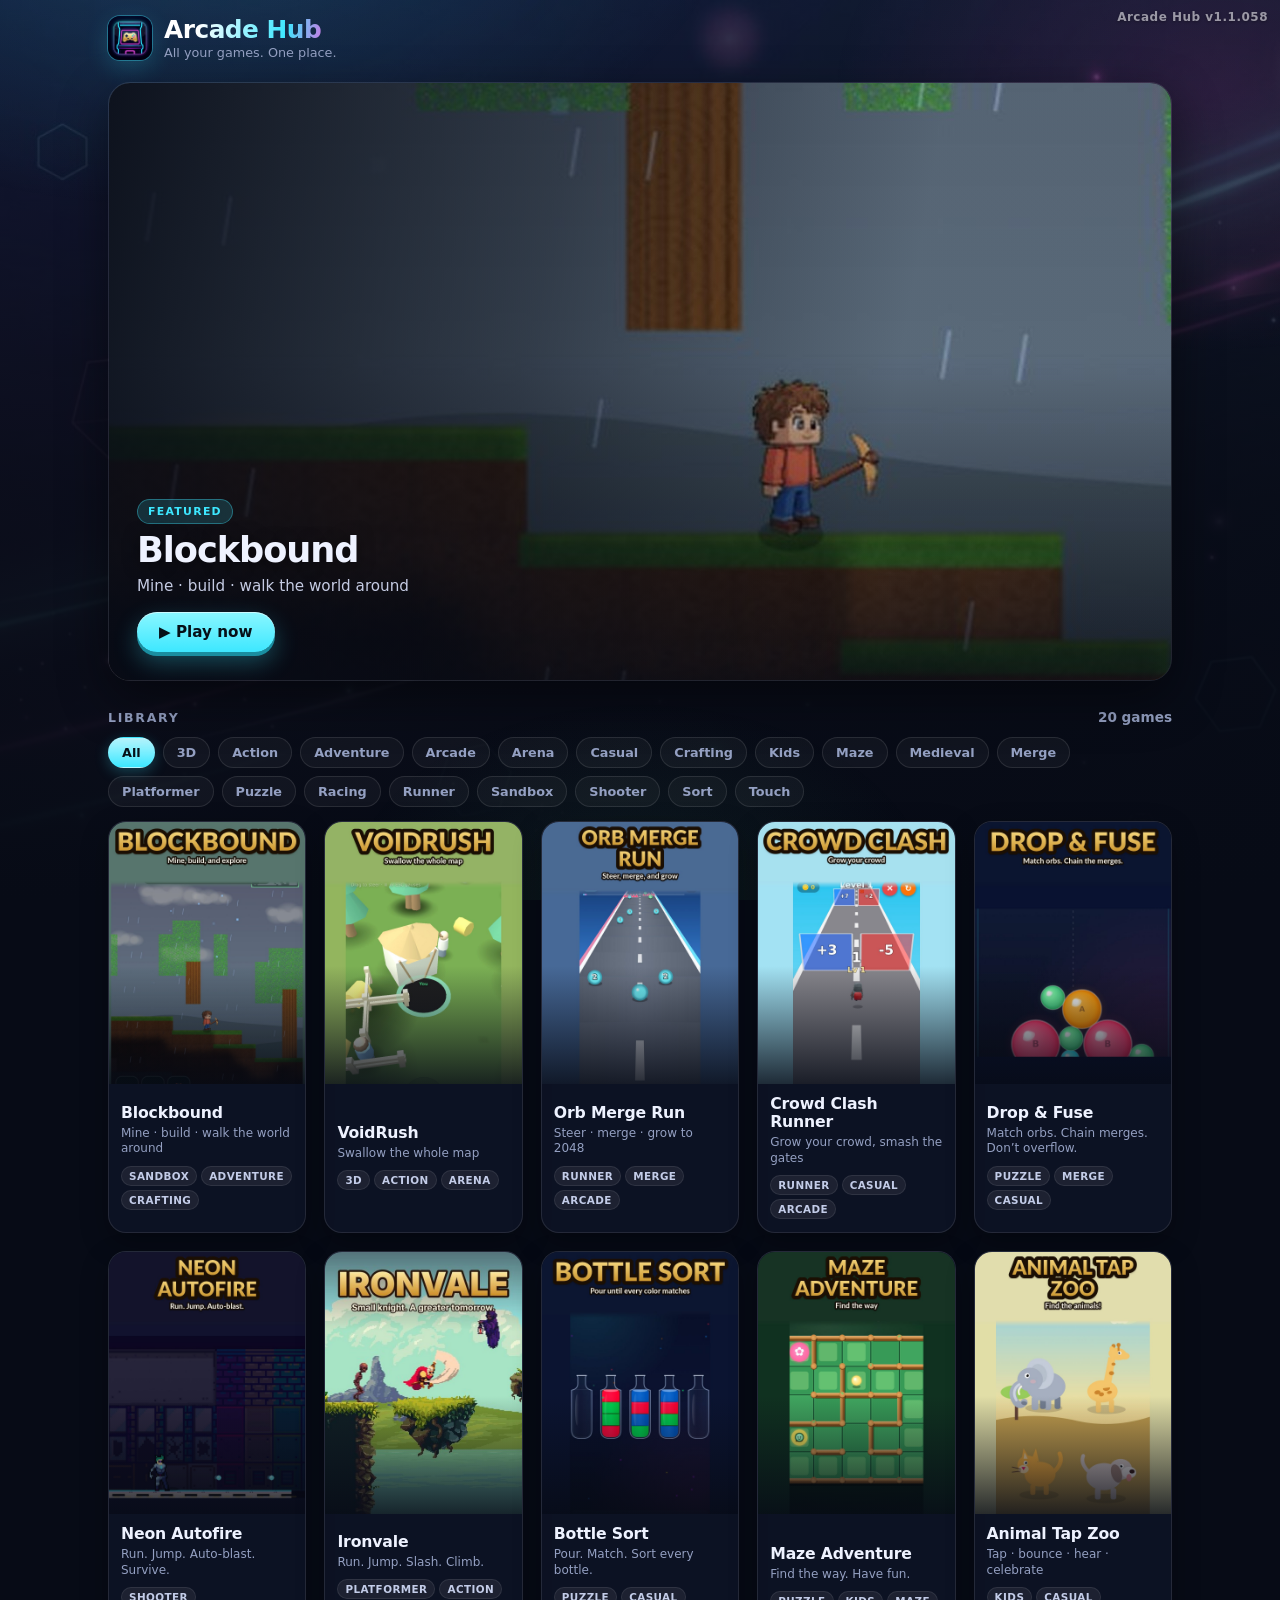
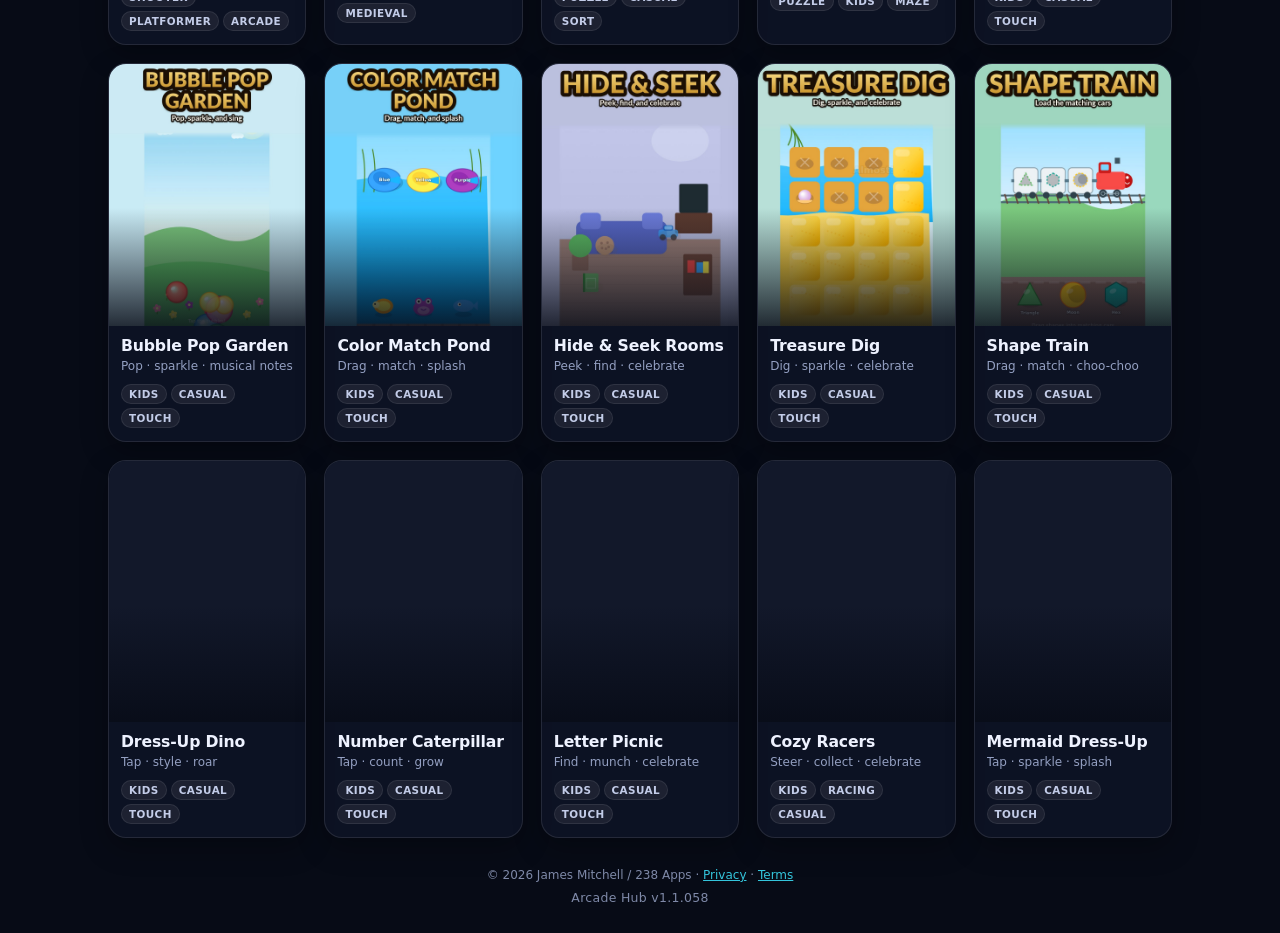
<file: index.html>
<!doctype html>
<html lang="en">
<head>
  <meta charset="utf-8" />
  <meta name="viewport" content="width=device-width, initial-scale=1, viewport-fit=cover" />
  <meta name="theme-color" content="#070b16" />
  <meta name="mobile-web-app-capable" content="yes" />
  <meta name="apple-mobile-web-app-capable" content="yes" />
  <meta name="apple-mobile-web-app-status-bar-style" content="black-translucent" />
  <meta name="apple-mobile-web-app-title" content="Arcade Hub" />
  <meta name="description" content="Launch all of your games from one installable arcade home screen." />
  <title>Arcade Hub</title>
  <link rel="manifest" href="manifest.webmanifest" />
  <link rel="icon" href="icons/icon-192.png" />
  <link rel="apple-touch-icon" href="apple-touch-icon.png" />
  <link rel="stylesheet" href="css/style.css" />
</head>
<body>
  <div id="bg" aria-hidden="true"></div>
  <div id="bgGlow" aria-hidden="true"></div>
  <div id="versionTag"></div>

  <div id="app">
    <header id="topbar">
      <div class="brand">
        <img class="brand-icon" src="icons/icon-192.png" alt="" width="40" height="40" />
        <div class="brand-text">
          <h1>Arcade Hub</h1>
          <p id="tagline">All your games. One place.</p>
        </div>
      </div>
      <div class="top-actions">
        <button id="installBtn" class="ghost-btn hidden" type="button" title="Install app">
          <span class="ico">⬇</span> Install
        </button>
      </div>
    </header>

    <main id="main">
      <section id="featured" class="hidden" aria-label="Featured game"></section>

      <section class="section" aria-labelledby="libraryHeading">
        <div class="section-head">
          <h2 id="libraryHeading">Library</h2>
          <span id="gameCount" class="muted"></span>
        </div>
        <div id="filterBar" class="filter-bar" role="tablist" aria-label="Filter games"></div>
        <div id="gameGrid" class="game-grid" role="list"></div>
        <p id="emptyState" class="empty hidden">No games match this filter.</p>
      </section>

      <section id="recentSection" class="section hidden" aria-labelledby="recentHeading">
        <div class="section-head">
          <h2 id="recentHeading">Recently played</h2>
        </div>
        <div id="recentRow" class="recent-row"></div>
      </section>
    </main>

    <footer id="footer">
      <p>© 2026 James Mitchell / 238 Apps · <a href="privacy.html">Privacy</a> · <a href="terms.html">Terms</a></p>
      <p id="versionLine" class="version-line"></p>
    </footer>
  </div>

  <!-- Detail / play sheet -->
  <div id="sheet" class="sheet hidden" role="dialog" aria-modal="true" aria-labelledby="sheetTitle">
    <button id="sheetBackdrop" class="sheet-backdrop" type="button" aria-label="Close"></button>
    <div class="sheet-panel">
      <button id="sheetClose" class="sheet-close" type="button" aria-label="Close">✕</button>
      <div id="sheetCover" class="sheet-cover">
        <p id="sheetVersion" class="sheet-version game-version hidden" title="Game version"></p>
      </div>
      <div class="sheet-body">
        <div id="sheetTags" class="tags"></div>
        <h2 id="sheetTitle"></h2>
        <p id="sheetSub" class="sheet-sub"></p>
        <p id="sheetDesc" class="sheet-desc"></p>
        <button id="playBtn" class="play-btn" type="button">▶  Play</button>
        <a id="openNewTab" class="text-link" href="#" target="_blank" rel="noopener">Open in new tab</a>
      </div>
    </div>
  </div>

  <div id="toast" class="toast hidden" role="status" aria-live="polite"></div>

  <script src="js/config.js"></script>
  <script src="js/catalog.js"></script>
  <script src="js/app.js"></script>
</body>
</html>
</file>
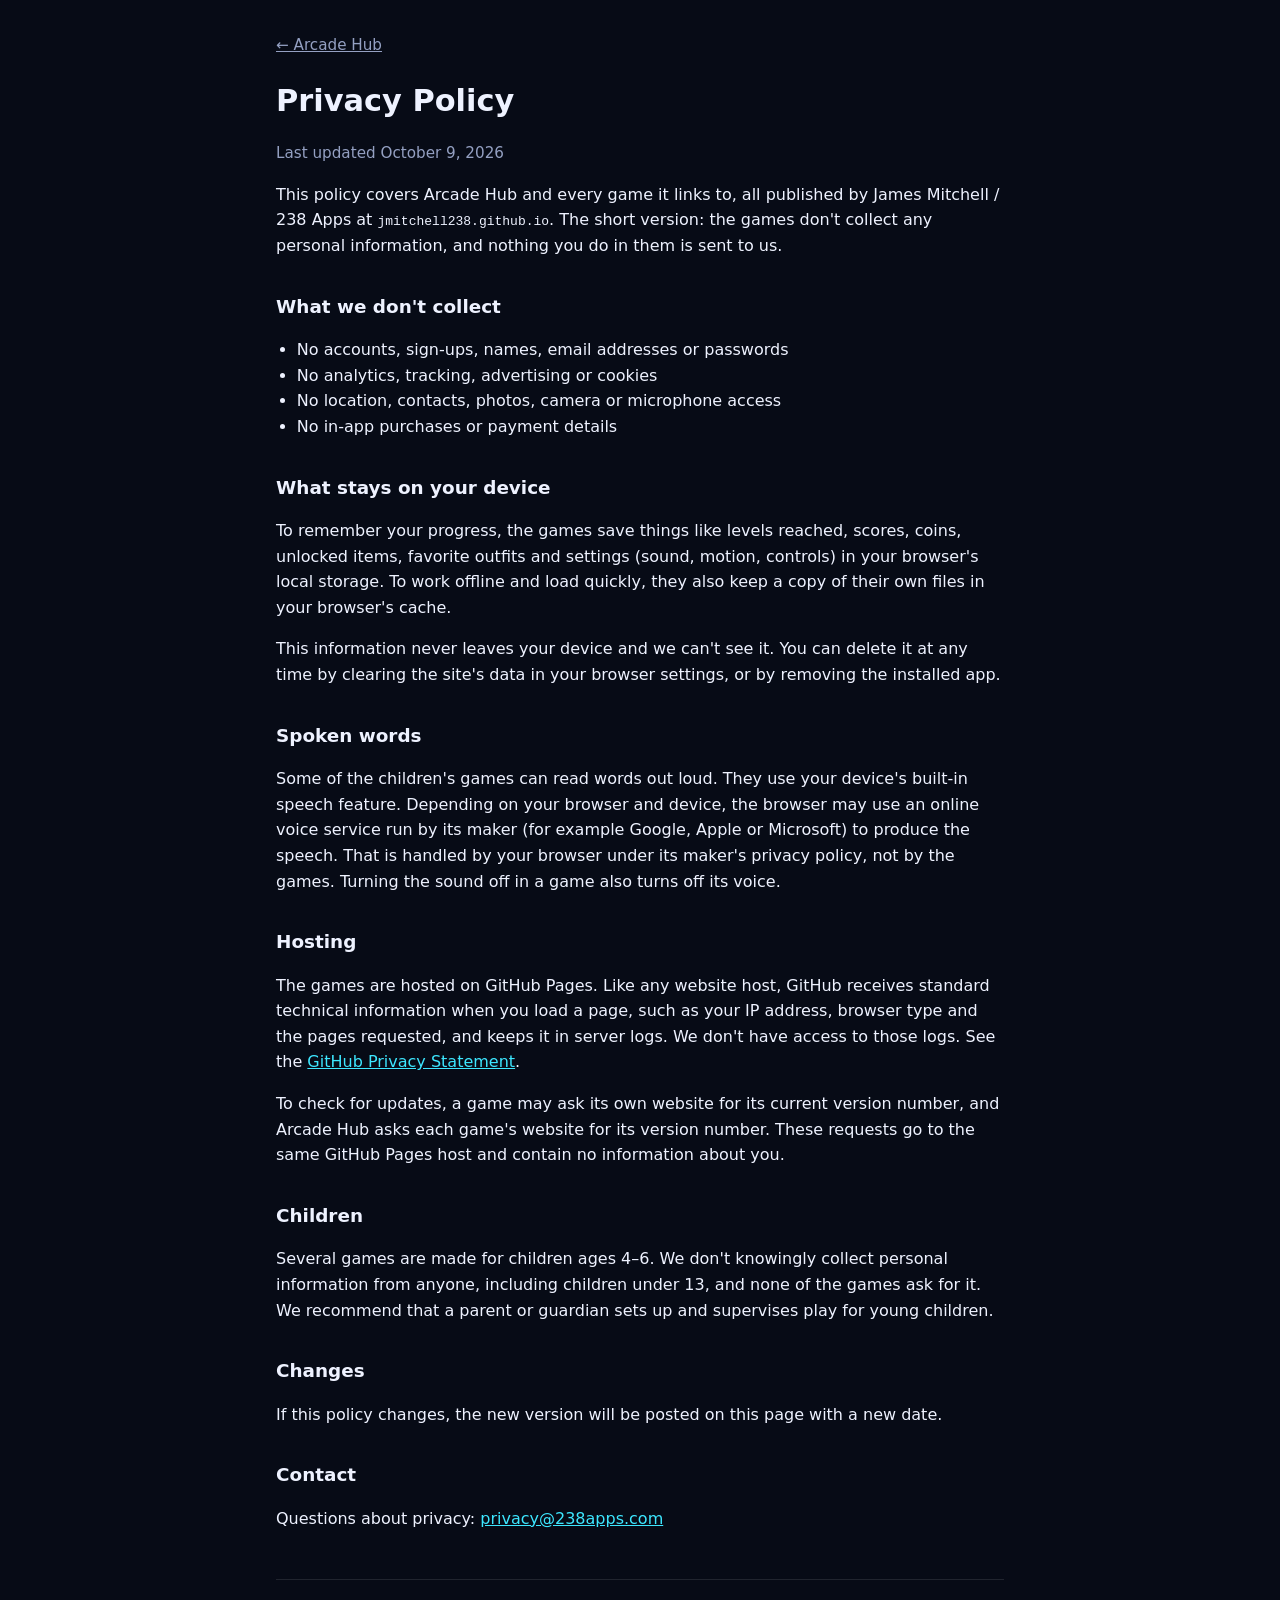
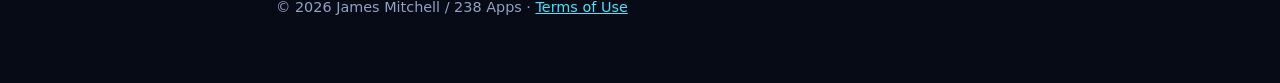
<file: privacy.html>
<!doctype html>
<html lang="en">
<head>
  <meta charset="utf-8" />
  <meta name="viewport" content="width=device-width, initial-scale=1" />
  <meta name="theme-color" content="#070b16" />
  <title>Privacy Policy · Arcade Hub</title>
  <link rel="icon" href="icons/icon-192.png" />
  <link rel="stylesheet" href="css/legal.css" />
</head>
<body>
<main>
  <a class="back" href="./">← Arcade Hub</a>
  <h1>Privacy Policy</h1>
  <p class="updated">Last updated October 9, 2026</p>

  <p>This policy covers Arcade Hub and every game it links to, all published by James Mitchell / 238 Apps at <code>jmitchell238.github.io</code>. The short version: the games don't collect any personal information, and nothing you do in them is sent to us.</p>

  <h2>What we don't collect</h2>
  <ul>
    <li>No accounts, sign-ups, names, email addresses or passwords</li>
    <li>No analytics, tracking, advertising or cookies</li>
    <li>No location, contacts, photos, camera or microphone access</li>
    <li>No in-app purchases or payment details</li>
  </ul>

  <h2>What stays on your device</h2>
  <p>To remember your progress, the games save things like levels reached, scores, coins, unlocked items, favorite outfits and settings (sound, motion, controls) in your browser's local storage. To work offline and load quickly, they also keep a copy of their own files in your browser's cache.</p>
  <p>This information never leaves your device and we can't see it. You can delete it at any time by clearing the site's data in your browser settings, or by removing the installed app.</p>

  <h2>Spoken words</h2>
  <p>Some of the children's games can read words out loud. They use your device's built-in speech feature. Depending on your browser and device, the browser may use an online voice service run by its maker (for example Google, Apple or Microsoft) to produce the speech. That is handled by your browser under its maker's privacy policy, not by the games. Turning the sound off in a game also turns off its voice.</p>

  <h2>Hosting</h2>
  <p>The games are hosted on GitHub Pages. Like any website host, GitHub receives standard technical information when you load a page, such as your IP address, browser type and the pages requested, and keeps it in server logs. We don't have access to those logs. See the <a href="https://docs.github.com/en/site-policy/privacy-policies/github-general-privacy-statement">GitHub Privacy Statement</a>.</p>
  <p>To check for updates, a game may ask its own website for its current version number, and Arcade Hub asks each game's website for its version number. These requests go to the same GitHub Pages host and contain no information about you.</p>

  <h2>Children</h2>
  <p>Several games are made for children ages 4–6. We don't knowingly collect personal information from anyone, including children under 13, and none of the games ask for it. We recommend that a parent or guardian sets up and supervises play for young children.</p>

  <h2>Changes</h2>
  <p>If this policy changes, the new version will be posted on this page with a new date.</p>

  <h2>Contact</h2>
  <p>Questions about privacy: <a href="mailto:privacy@238apps.com">privacy@238apps.com</a></p>

  <footer>© 2026 James Mitchell / 238 Apps · <a href="terms.html">Terms of Use</a></footer>
</main>
</body>
</html>
</file>
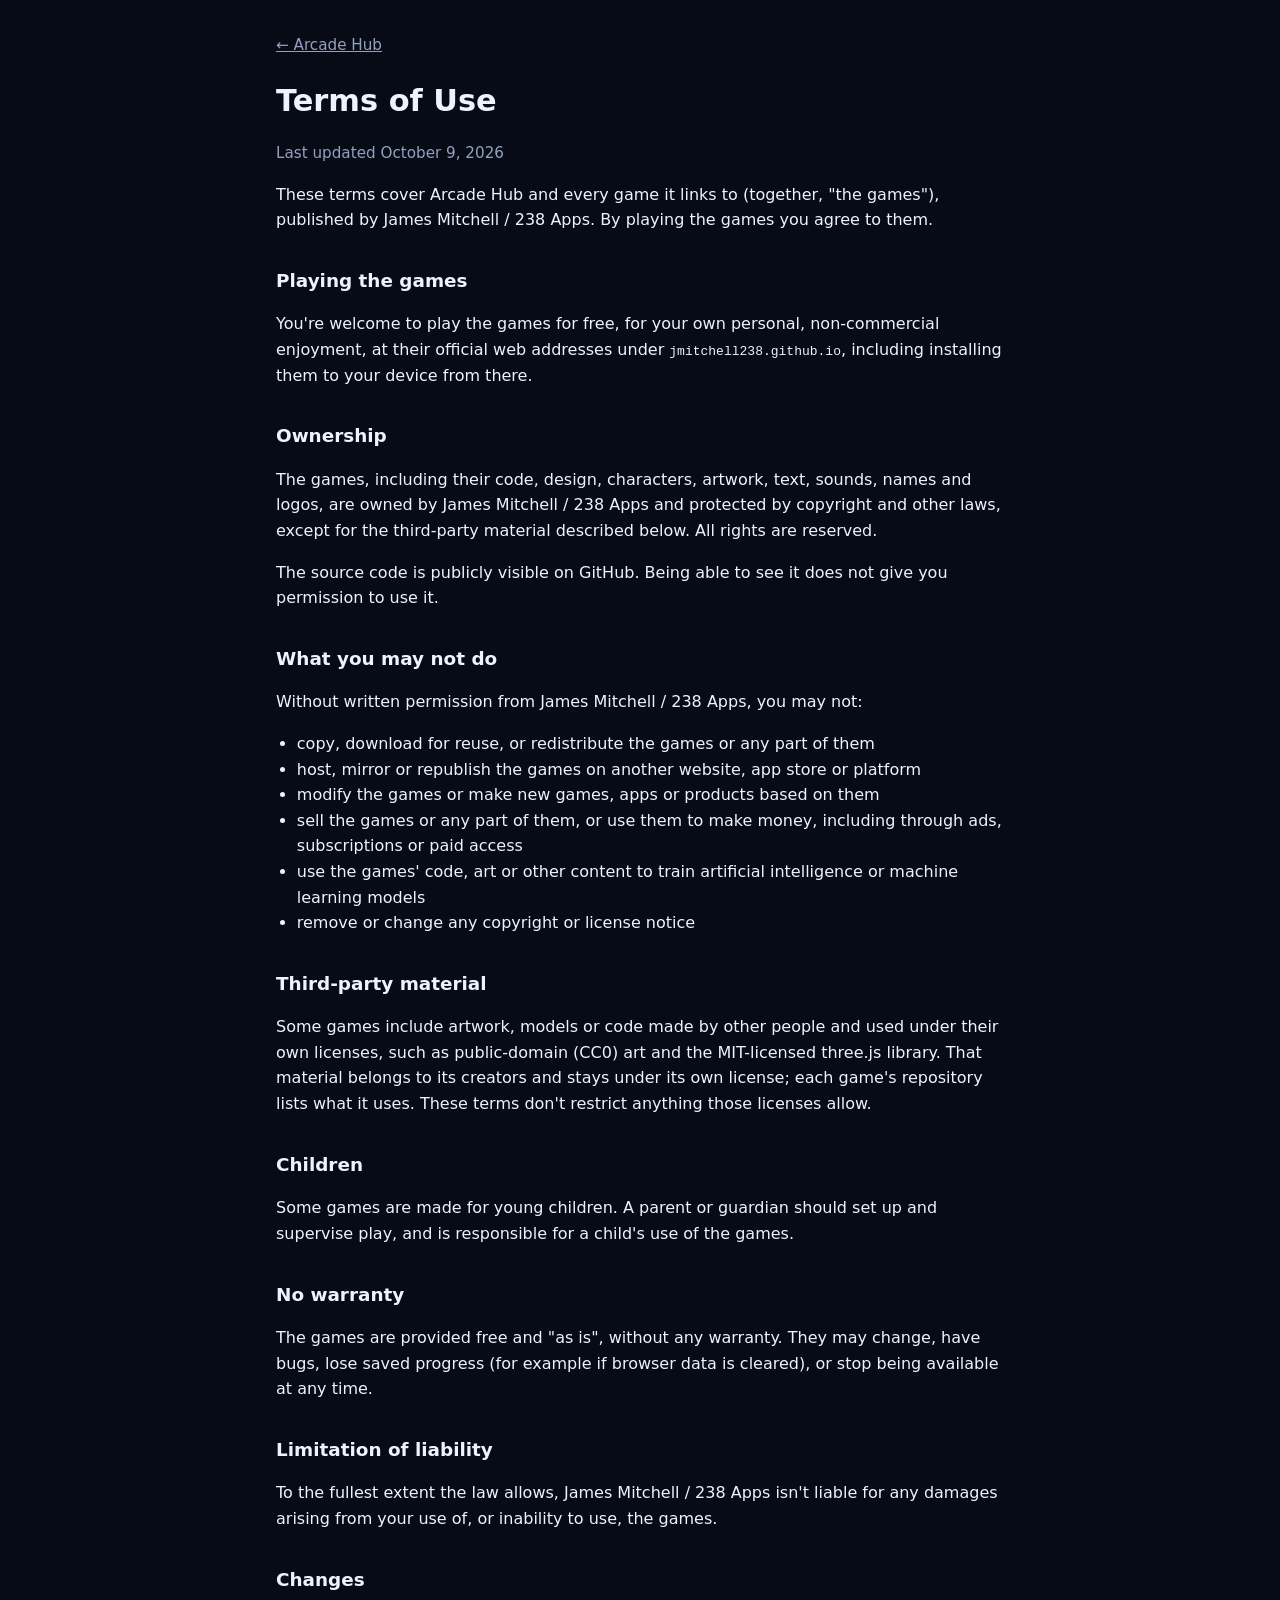
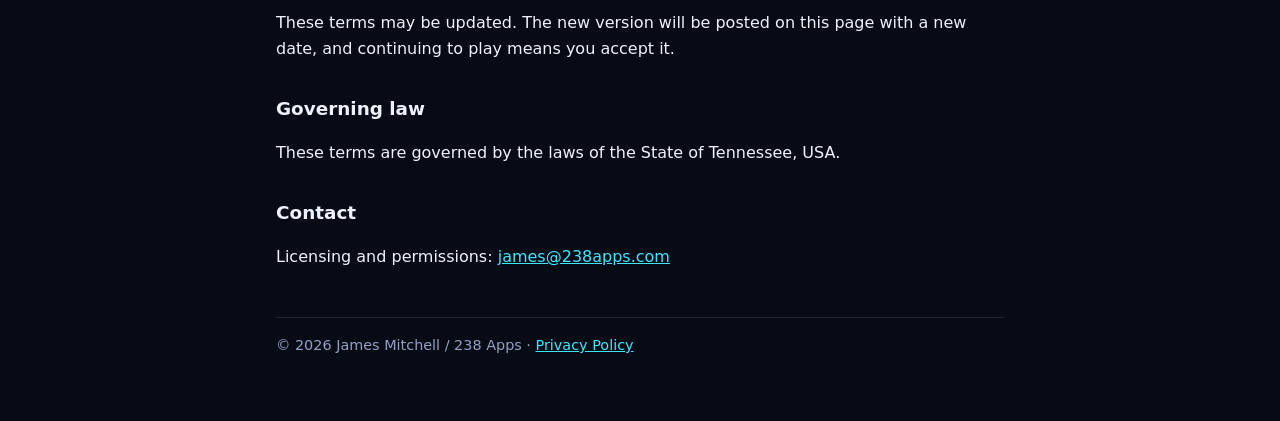
<file: terms.html>
<!doctype html>
<html lang="en">
<head>
  <meta charset="utf-8" />
  <meta name="viewport" content="width=device-width, initial-scale=1" />
  <meta name="theme-color" content="#070b16" />
  <title>Terms of Use · Arcade Hub</title>
  <link rel="icon" href="icons/icon-192.png" />
  <link rel="stylesheet" href="css/legal.css" />
</head>
<body>
<main>
  <a class="back" href="./">← Arcade Hub</a>
  <h1>Terms of Use</h1>
  <p class="updated">Last updated October 9, 2026</p>

  <p>These terms cover Arcade Hub and every game it links to (together, "the games"), published by James Mitchell / 238 Apps. By playing the games you agree to them.</p>

  <h2>Playing the games</h2>
  <p>You're welcome to play the games for free, for your own personal, non-commercial enjoyment, at their official web addresses under <code>jmitchell238.github.io</code>, including installing them to your device from there.</p>

  <h2>Ownership</h2>
  <p>The games, including their code, design, characters, artwork, text, sounds, names and logos, are owned by James Mitchell / 238 Apps and protected by copyright and other laws, except for the third-party material described below. All rights are reserved.</p>
  <p>The source code is publicly visible on GitHub. Being able to see it does not give you permission to use it.</p>

  <h2>What you may not do</h2>
  <p>Without written permission from James Mitchell / 238 Apps, you may not:</p>
  <ul>
    <li>copy, download for reuse, or redistribute the games or any part of them</li>
    <li>host, mirror or republish the games on another website, app store or platform</li>
    <li>modify the games or make new games, apps or products based on them</li>
    <li>sell the games or any part of them, or use them to make money, including through ads, subscriptions or paid access</li>
    <li>use the games' code, art or other content to train artificial intelligence or machine learning models</li>
    <li>remove or change any copyright or license notice</li>
  </ul>

  <h2>Third-party material</h2>
  <p>Some games include artwork, models or code made by other people and used under their own licenses, such as public-domain (CC0) art and the MIT-licensed three.js library. That material belongs to its creators and stays under its own license; each game's repository lists what it uses. These terms don't restrict anything those licenses allow.</p>

  <h2>Children</h2>
  <p>Some games are made for young children. A parent or guardian should set up and supervise play, and is responsible for a child's use of the games.</p>

  <h2>No warranty</h2>
  <p>The games are provided free and "as is", without any warranty. They may change, have bugs, lose saved progress (for example if browser data is cleared), or stop being available at any time.</p>

  <h2>Limitation of liability</h2>
  <p>To the fullest extent the law allows, James Mitchell / 238 Apps isn't liable for any damages arising from your use of, or inability to use, the games.</p>

  <h2>Changes</h2>
  <p>These terms may be updated. The new version will be posted on this page with a new date, and continuing to play means you accept it.</p>

  <h2>Governing law</h2>
  <p>These terms are governed by the laws of the State of Tennessee, USA.</p>

  <h2>Contact</h2>
  <p>Licensing and permissions: <a href="mailto:james@238apps.com">james@238apps.com</a></p>

  <footer>© 2026 James Mitchell / 238 Apps · <a href="privacy.html">Privacy Policy</a></footer>
</main>
</body>
</html>
</file>
<file: css/style.css>
/* Arcade Hub — premium dark neon launcher */

:root {
  --bg: #070b16;
  --bg-elev: rgba(14, 20, 38, 0.82);
  --panel: rgba(18, 26, 48, 0.92);
  --line: rgba(255, 255, 255, 0.1);
  --line-strong: rgba(255, 255, 255, 0.18);
  --text: #eef2ff;
  --muted: #94a0c2;
  --cyan: #3de7ff;
  --magenta: #ff4fd8;
  --gold: #ffd56a;
  --green: #58d68d;
  --radius: 18px;
  --radius-sm: 12px;
  --shadow: 0 18px 50px rgba(0, 0, 0, 0.45);
  --safe-top: env(safe-area-inset-top, 0px);
  --safe-bot: env(safe-area-inset-bottom, 0px);
  --safe-left: env(safe-area-inset-left, 0px);
  --safe-right: env(safe-area-inset-right, 0px);
  --font: "Segoe UI", system-ui, -apple-system, Roboto, Ubuntu, Cantarell, sans-serif;
}

*, *::before, *::after { box-sizing: border-box; }

html, body {
  margin: 0;
  min-height: 100%;
  background: var(--bg);
  color: var(--text);
  font-family: var(--font);
  -webkit-font-smoothing: antialiased;
  -webkit-tap-highlight-color: transparent;
}

body {
  min-height: 100dvh;
  overflow-x: hidden;
}

button, a { font-family: inherit; }

/* Faster taps on iOS; avoids 300ms double-tap-zoom wait on controls */
button, a, .game-card, .filter-chip, .recent-chip, .featured-cta, .play-btn, .ghost-btn {
  touch-action: manipulation;
  -webkit-user-select: none;
  user-select: none;
}

.hidden { display: none !important; }

#versionTag {
  position: fixed;
  top: max(10px, env(safe-area-inset-top, 0px));
  right: max(12px, env(safe-area-inset-right, 0px));
  z-index: 20;
  font-size: 12px;
  font-weight: 600;
  color: #fff;
  opacity: 0.55;
  text-shadow: 0 1px 3px rgba(0, 0, 0, 0.65);
  pointer-events: none;
  letter-spacing: 0.5px;
}

.version-line {
  margin: 8px 0 0 !important;
  font-size: 0.78rem !important;
  letter-spacing: 0.3px;
  opacity: 0.75;
}

/* ---------- ambient background ---------- */
#bg {
  position: fixed;
  inset: 0;
  background:
    linear-gradient(180deg, rgba(7, 11, 22, 0.55) 0%, rgba(7, 11, 22, 0.88) 55%, #070b16 100%),
    url("../art/bg.jpg") center / cover no-repeat;
  z-index: 0;
  pointer-events: none;
}

#bgGlow {
  position: fixed;
  inset: 0;
  background:
    radial-gradient(900px 500px at 15% -10%, rgba(61, 231, 255, 0.16), transparent 60%),
    radial-gradient(700px 480px at 95% 10%, rgba(255, 79, 216, 0.12), transparent 55%),
    radial-gradient(600px 400px at 50% 100%, rgba(88, 214, 141, 0.08), transparent 50%);
  z-index: 0;
  pointer-events: none;
  animation: glowPulse 8s ease-in-out infinite alternate;
}

@keyframes glowPulse {
  from { opacity: 0.75; }
  to { opacity: 1; }
}

#app {
  position: relative;
  z-index: 1;
  max-width: 1100px;
  margin: 0 auto;
  min-height: 100dvh;
  padding:
    calc(16px + var(--safe-top))
    calc(18px + var(--safe-right))
    calc(28px + var(--safe-bot))
    calc(18px + var(--safe-left));
  display: flex;
  flex-direction: column;
  gap: 22px;
}

/* ---------- top bar ---------- */
#topbar {
  display: flex;
  align-items: center;
  justify-content: space-between;
  gap: 12px;
}

.brand {
  display: flex;
  align-items: center;
  gap: 12px;
  min-width: 0;
}

.brand-icon {
  width: 44px;
  height: 44px;
  border-radius: 12px;
  box-shadow:
    0 0 0 1px rgba(61, 231, 255, 0.35),
    0 8px 24px rgba(61, 231, 255, 0.2);
  flex-shrink: 0;
}

.brand-text h1 {
  margin: 0;
  font-size: clamp(1.25rem, 3.5vw, 1.55rem);
  font-weight: 800;
  letter-spacing: -0.02em;
  line-height: 1.1;
  background: linear-gradient(100deg, #fff 20%, var(--cyan) 70%, var(--magenta));
  -webkit-background-clip: text;
  background-clip: text;
  color: transparent;
}

.brand-text p {
  margin: 2px 0 0;
  font-size: 0.8rem;
  color: var(--muted);
  white-space: nowrap;
  overflow: hidden;
  text-overflow: ellipsis;
}

.ghost-btn {
  border: 1px solid var(--line-strong);
  background: rgba(255, 255, 255, 0.06);
  color: var(--text);
  border-radius: 999px;
  padding: 9px 14px;
  font-size: 0.85rem;
  font-weight: 700;
  cursor: pointer;
  display: inline-flex;
  align-items: center;
  gap: 6px;
  transition: background 0.15s, border-color 0.15s, transform 0.1s;
  white-space: nowrap;
}

.ghost-btn:hover {
  background: rgba(61, 231, 255, 0.12);
  border-color: rgba(61, 231, 255, 0.45);
}

.ghost-btn:active { transform: scale(0.97); }
.ghost-btn .ico { font-size: 0.95rem; }

/* ---------- sections ---------- */
#main {
  display: flex;
  flex-direction: column;
  gap: 28px;
  flex: 1;
}

.section-head {
  display: flex;
  align-items: baseline;
  justify-content: space-between;
  gap: 10px;
  margin-bottom: 12px;
}

.section-head h2 {
  margin: 0;
  font-size: 0.78rem;
  font-weight: 800;
  letter-spacing: 0.14em;
  text-transform: uppercase;
  color: var(--muted);
}

.muted { color: var(--muted); font-size: 0.85rem; font-weight: 600; }

/* ---------- featured ---------- */
#featured {
  position: relative;
  display: flex;
  flex-direction: column;
  border-radius: calc(var(--radius) + 4px);
  overflow: hidden;
  box-shadow: var(--shadow);
  border: 1px solid var(--line);
  cursor: pointer;
  isolation: isolate;
  transition: transform 0.18s ease, box-shadow 0.18s ease;
}

#featured:hover {
  transform: translateY(-2px);
  box-shadow: 0 22px 55px rgba(0, 0, 0, 0.5);
}

#featured:focus-visible {
  outline: 2px solid var(--cyan);
  outline-offset: 3px;
}

.featured-bg {
  position: relative;
  aspect-ratio: 4 / 3;
  background-color: #12182a;
  z-index: 0;
  overflow: hidden;
}

.featured-bg picture {
  position: absolute;
  inset: 0;
  display: block;
  width: 100%;
  height: 100%;
}

.featured-bg-img {
  position: absolute;
  inset: 0;
  width: 100%;
  height: 100%;
  object-fit: cover;
  object-position: center;
  display: block;
  border: 0;
  pointer-events: none;
  -webkit-user-drag: none;
}

.featured-shade {
  position: absolute;
  inset: 0;
  background: linear-gradient(180deg, transparent 72%, rgba(7, 11, 22, 0.28) 100%);
  z-index: 1;
  pointer-events: none;
}

.featured-content {
  position: relative;
  z-index: 2;
  padding: 16px 18px 18px;
  display: flex;
  flex-direction: column;
  justify-content: flex-end;
  gap: 8px;
  max-width: none;
}

@media (min-width: 800px) {
  #featured { display: block; aspect-ratio: 16 / 9; }
  .featured-bg {
    position: absolute;
    inset: 0;
    aspect-ratio: auto;
    transform: scale(1.02);
    transition: transform 0.45s ease;
  }
  #featured:hover .featured-bg { transform: scale(1.06); }
  .featured-content {
    min-height: 100%;
    max-width: 460px;
    padding: clamp(18px, 4vw, 28px);
  }
  .featured-shade {
    background:
      linear-gradient(100deg, rgba(7, 11, 22, 0.92) 0%, rgba(7, 11, 22, 0.5) 40%, rgba(7, 11, 22, 0.05) 72%),
      linear-gradient(180deg, rgba(7, 11, 22, 0.05) 46%, rgba(7, 11, 22, 0.78) 100%);
  }
}

.badge {
  display: inline-flex;
  align-self: flex-start;
  font-size: 0.68rem;
  font-weight: 800;
  letter-spacing: 0.12em;
  text-transform: uppercase;
  padding: 5px 10px;
  border-radius: 999px;
  background: rgba(61, 231, 255, 0.16);
  border: 1px solid rgba(61, 231, 255, 0.35);
  color: var(--cyan);
}

/* Game version pill — detail sheet only (not library cards) */
.game-version {
  display: inline-flex;
  align-items: center;
  margin: 0;
  font-family: ui-monospace, "Cascadia Code", "SF Mono", Menlo, Consolas, monospace;
  font-size: 0.78rem;
  font-weight: 700;
  letter-spacing: 0.02em;
  padding: 6px 11px;
  border-radius: 999px;
  background: rgba(7, 11, 22, 0.78);
  border: 1px solid rgba(255, 213, 106, 0.45);
  color: var(--gold);
  text-shadow: 0 1px 2px rgba(0, 0, 0, 0.45);
  backdrop-filter: blur(8px);
  -webkit-backdrop-filter: blur(8px);
  line-height: 1.2;
  white-space: nowrap;
  box-shadow: 0 4px 14px rgba(0, 0, 0, 0.35);
}

.featured-content h3 {
  margin: 0;
  font-size: clamp(1.6rem, 5vw, 2.2rem);
  font-weight: 900;
  letter-spacing: -0.03em;
  line-height: 1.05;
  text-shadow: 0 2px 16px rgba(0, 0, 0, 0.5);
}

.featured-content p {
  margin: 0;
  color: #d5dcf5;
  font-size: 0.95rem;
  line-height: 1.4;
  opacity: 0.92;
  max-width: 38ch;
}

.featured-cta {
  margin-top: 6px;
  align-self: flex-start;
  border: none;
  border-radius: 999px;
  padding: 11px 22px;
  font-size: 0.95rem;
  font-weight: 800;
  cursor: pointer;
  color: #061018;
  background: linear-gradient(180deg, #8af7ff, var(--cyan));
  box-shadow:
    0 4px 0 #1a8ea0,
    0 10px 24px rgba(61, 231, 255, 0.3),
    inset 0 1px 0 rgba(255, 255, 255, 0.55);
  transition: transform 0.1s, filter 0.15s;
}

.featured-cta:hover { filter: brightness(1.06); }
.featured-cta:active {
  transform: translateY(2px);
  box-shadow:
    0 2px 0 #1a8ea0,
    0 6px 16px rgba(61, 231, 255, 0.25),
    inset 0 1px 0 rgba(255, 255, 255, 0.55);
}

/* ---------- filters ---------- */
.filter-bar {
  display: flex;
  flex-wrap: wrap;
  gap: 8px;
  margin-bottom: 14px;
}

.filter-chip {
  border: 1px solid var(--line);
  background: rgba(255, 255, 255, 0.04);
  color: var(--muted);
  border-radius: 999px;
  padding: 7px 13px;
  font-size: 0.8rem;
  font-weight: 700;
  cursor: pointer;
  transition: all 0.15s;
}

.filter-chip:hover {
  color: var(--text);
  border-color: var(--line-strong);
  background: rgba(255, 255, 255, 0.08);
}

.filter-chip.active {
  color: #061018;
  background: linear-gradient(180deg, #b8f7ff, var(--cyan));
  border-color: transparent;
  box-shadow: 0 4px 14px rgba(61, 231, 255, 0.25);
}

/* ---------- game grid ---------- */
.game-grid {
  display: grid;
  grid-template-columns: repeat(auto-fill, minmax(150px, 1fr));
  gap: 14px;
}

@media (min-width: 640px) {
  .game-grid {
    grid-template-columns: repeat(auto-fill, minmax(180px, 1fr));
    gap: 18px;
  }
}

.game-card {
  position: relative;
  border: 1px solid var(--line);
  border-radius: var(--radius);
  background: var(--bg-elev);
  overflow: hidden;
  cursor: pointer;
  text-align: left;
  padding: 0;
  color: inherit;
  /* CSS grid avoids WebKit flex+aspect-ratio collapse (0-height covers on iPad) */
  display: grid;
  grid-template-rows: auto auto;
  box-shadow: 0 10px 28px rgba(0, 0, 0, 0.28);
  transition: transform 0.16s ease, border-color 0.16s, box-shadow 0.16s;
  animation: cardIn 0.45s ease both;
  -webkit-tap-highlight-color: transparent;
}

.game-card:hover {
  transform: translateY(-4px) scale(1.015);
  border-color: color-mix(in srgb, var(--card-accent, var(--cyan)) 55%, transparent);
  box-shadow:
    0 16px 36px rgba(0, 0, 0, 0.4),
    0 0 0 1px color-mix(in srgb, var(--card-accent, var(--cyan)) 35%, transparent);
}

.game-card:active { transform: translateY(-1px) scale(1.0); }

.game-card:focus-visible {
  outline: 2px solid var(--cyan);
  outline-offset: 3px;
}

@keyframes cardIn {
  from { opacity: 0; transform: translateY(12px); }
  to { opacity: 1; transform: none; }
}

.card-cover {
  position: relative;
  width: 100%;
  /* Padding-box ratio is bulletproof on iPad WebKit (aspect-ratio inside cards can collapse to 0) */
  height: 0;
  padding-bottom: 133.333%; /* 3:4 portrait */
  background-color: #12182a;
  overflow: hidden;
}

.card-cover-img {
  position: absolute;
  inset: 0;
  width: 100%;
  height: 100%;
  object-fit: cover;
  object-position: center;
  display: block;
  border: 0;
  pointer-events: none;
  -webkit-user-drag: none;
  z-index: 0;
}

.card-cover::after {
  content: "";
  position: absolute;
  inset: auto 0 0;
  height: 45%;
  background: linear-gradient(to top, rgba(7, 11, 22, 0.85), transparent);
  pointer-events: none;
  z-index: 1;
}



.card-play {
  position: absolute;
  right: 10px;
  bottom: 10px;
  width: 38px;
  height: 38px;
  border-radius: 50%;
  border: none;
  background: color-mix(in srgb, var(--card-accent, var(--cyan)) 90%, #fff);
  color: #061018;
  font-size: 0.85rem;
  font-weight: 900;
  display: grid;
  place-items: center;
  box-shadow: 0 6px 16px rgba(0, 0, 0, 0.35);
  opacity: 0;
  transform: scale(0.85);
  transition: opacity 0.15s, transform 0.15s;
  pointer-events: none;
  z-index: 2;
}

.game-card:hover .card-play,
.game-card:focus-visible .card-play {
  opacity: 1;
  transform: scale(1);
}

.card-meta {
  padding: 11px 12px 13px;
  display: flex;
  flex-direction: column;
  gap: 3px;
}

.card-meta h3 {
  margin: 0;
  font-size: 0.98rem;
  font-weight: 800;
  letter-spacing: -0.01em;
  line-height: 1.2;
}

.card-meta p {
  margin: 0;
  font-size: 0.75rem;
  color: var(--muted);
  line-height: 1.3;
  display: -webkit-box;
  -webkit-line-clamp: 2;
  -webkit-box-orient: vertical;
  overflow: hidden;
}

.card-tags {
  display: flex;
  flex-wrap: wrap;
  gap: 4px;
  margin-top: 6px;
}

.tag {
  font-size: 0.65rem;
  font-weight: 700;
  letter-spacing: 0.04em;
  text-transform: uppercase;
  padding: 3px 7px;
  border-radius: 999px;
  background: rgba(255, 255, 255, 0.07);
  color: #c3cce8;
  border: 1px solid rgba(255, 255, 255, 0.08);
}

.empty {
  text-align: center;
  color: var(--muted);
  padding: 28px 12px;
}

/* ---------- recently played ---------- */
.recent-row {
  display: flex;
  gap: 10px;
  overflow-x: auto;
  padding-bottom: 4px;
  scrollbar-width: thin;
}

.recent-chip {
  flex: 0 0 auto;
  display: flex;
  align-items: center;
  gap: 10px;
  padding: 8px 14px 8px 8px;
  border-radius: 999px;
  border: 1px solid var(--line);
  background: rgba(255, 255, 255, 0.05);
  color: inherit;
  cursor: pointer;
  font-weight: 700;
  font-size: 0.88rem;
  transition: background 0.15s, border-color 0.15s;
}

.recent-chip:hover {
  background: rgba(61, 231, 255, 0.1);
  border-color: rgba(61, 231, 255, 0.35);
}

.recent-thumb {
  width: 34px;
  height: 34px;
  border-radius: 50%;
  background-color: #1a2238;
  background-position: center;
  background-size: cover;
  background-repeat: no-repeat;
  flex-shrink: 0;
}

/* ---------- footer ---------- */
#footer {
  margin-top: auto;
  padding-top: 8px;
  text-align: center;
}

#footer p {
  margin: 0;
  font-size: 0.75rem;
  color: var(--muted);
  opacity: 0.85;
}

#footer a {
  color: var(--cyan);
}

#footer code {
  font-size: 0.72rem;
  background: rgba(255, 255, 255, 0.08);
  padding: 2px 6px;
  border-radius: 6px;
  color: #cfe8ff;
}

/* ---------- detail sheet ---------- */
.sheet {
  position: fixed;
  inset: 0;
  z-index: 50;
  display: grid;
  place-items: end center;
}

.sheet-backdrop {
  position: absolute;
  inset: 0;
  border: none;
  background: rgba(3, 6, 14, 0.62);
  backdrop-filter: blur(6px);
  -webkit-backdrop-filter: blur(6px);
  cursor: pointer;
  padding: 0;
}

.sheet-panel {
  position: relative;
  z-index: 1;
  width: min(480px, 100%);
  max-height: min(92dvh, 820px);
  background: var(--panel);
  border: 1px solid var(--line-strong);
  border-radius: 24px 24px 0 0;
  box-shadow: 0 -20px 60px rgba(0, 0, 0, 0.5);
  overflow: auto;
  animation: sheetUp 0.28s cubic-bezier(0.2, 0.9, 0.2, 1);
  padding-bottom: var(--safe-bot);
}

@media (min-width: 560px) {
  .sheet { place-items: center; }
  .sheet-panel {
    border-radius: 22px;
    max-height: min(88dvh, 760px);
  }
}

@keyframes sheetUp {
  from { transform: translateY(28px); opacity: 0; }
  to { transform: none; opacity: 1; }
}

.sheet-close {
  position: absolute;
  top: 12px;
  right: 12px;
  z-index: 3;
  width: 36px;
  height: 36px;
  border-radius: 50%;
  border: 1px solid var(--line-strong);
  background: rgba(7, 11, 22, 0.7);
  color: #fff;
  font-size: 1rem;
  cursor: pointer;
  display: grid;
  place-items: center;
}

.sheet-close:hover { background: rgba(255, 255, 255, 0.12); }

.sheet-cover {
  aspect-ratio: 16 / 9;
  background-color: #10182c;
  position: relative;
  overflow: hidden;
}

.sheet-cover-img {
  position: absolute;
  inset: 0;
  width: 100%;
  height: 100%;
  object-fit: cover;
  object-position: center;
  display: block;
  border: 0;
  pointer-events: none;
  -webkit-user-drag: none;
  z-index: 0;
}

.sheet-cover::after {
  content: "";
  position: absolute;
  inset: auto 0 0;
  height: 50%;
  background: linear-gradient(to top, var(--panel), transparent);
  pointer-events: none;
  z-index: 1;
}

/* Version sits at the top of the detail sheet cover (not on library cards) */
.sheet-version {
  position: absolute;
  top: 12px;
  left: 12px;
  z-index: 2;
  max-width: calc(100% - 64px); /* leave room for close button */
  pointer-events: none;
}

.sheet-body {
  padding: 4px 22px 26px;
  display: flex;
  flex-direction: column;
  gap: 8px;
}

.sheet-body .tags {
  display: flex;
  flex-wrap: wrap;
  gap: 6px;
}

.sheet-body h2 {
  margin: 2px 0 0;
  font-size: 1.65rem;
  font-weight: 900;
  letter-spacing: -0.02em;
  line-height: 1.1;
}

.sheet-sub {
  margin: 0;
  color: var(--cyan);
  font-weight: 700;
  font-size: 0.95rem;
}

.sheet-desc {
  margin: 4px 0 8px;
  color: #c7d0ea;
  line-height: 1.5;
  font-size: 0.95rem;
}

.play-btn {
  border: none;
  border-radius: 999px;
  padding: 14px 20px;
  font-size: 1.1rem;
  font-weight: 900;
  cursor: pointer;
  color: #061018;
  background: linear-gradient(180deg, #9cf75a, #3fce4e);
  box-shadow:
    0 5px 0 #2b8f3a,
    0 12px 28px rgba(0, 0, 0, 0.35),
    inset 0 2px 0 rgba(255, 255, 255, 0.45);
  transition: transform 0.1s, filter 0.15s;
  margin-top: 4px;
}

.play-btn:hover { filter: brightness(1.05); }
.play-btn:active {
  transform: translateY(3px);
  box-shadow:
    0 2px 0 #2b8f3a,
    0 8px 18px rgba(0, 0, 0, 0.3),
    inset 0 2px 0 rgba(255, 255, 255, 0.45);
}

.text-link {
  align-self: center;
  margin-top: 6px;
  color: var(--muted);
  font-size: 0.85rem;
  font-weight: 600;
  text-decoration: none;
}

.text-link:hover { color: var(--cyan); }

/* accent override for play button when set from JS */
.play-btn[data-accent] {
  background: linear-gradient(180deg, color-mix(in srgb, var(--btn-accent) 55%, #fff), var(--btn-accent));
  box-shadow:
    0 5px 0 color-mix(in srgb, var(--btn-accent) 70%, #000),
    0 12px 28px rgba(0, 0, 0, 0.35),
    inset 0 2px 0 rgba(255, 255, 255, 0.45);
}

/* ---------- toast ---------- */
.toast {
  position: fixed;
  left: 50%;
  bottom: calc(24px + var(--safe-bot));
  transform: translateX(-50%);
  z-index: 80;
  background: rgba(12, 18, 34, 0.94);
  border: 1px solid var(--line-strong);
  color: var(--text);
  padding: 11px 18px;
  border-radius: 999px;
  font-size: 0.9rem;
  font-weight: 700;
  box-shadow: 0 10px 30px rgba(0, 0, 0, 0.4);
  animation: toastIn 0.25s ease;
  max-width: min(90vw, 360px);
  text-align: center;
}

@keyframes toastIn {
  from { opacity: 0; transform: translate(-50%, 10px); }
  to { opacity: 1; transform: translate(-50%, 0); }
}

/* ---------- reduced motion ---------- */
@media (prefers-reduced-motion: reduce) {
  *, *::before, *::after {
    animation-duration: 0.01ms !important;
    animation-iteration-count: 1 !important;
    transition-duration: 0.01ms !important;
  }
}
</file>
<file: css/legal.css>
:root {
  --bg: #070b16;
  --panel: rgba(18, 26, 48, 0.92);
  --line: rgba(255, 255, 255, 0.1);
  --text: #eef2ff;
  --muted: #94a0c2;
  --cyan: #3de7ff;
  --font: "Segoe UI", system-ui, -apple-system, Roboto, Ubuntu, Cantarell, sans-serif;
}
*, *::before, *::after { box-sizing: border-box; }
html, body { margin: 0; background: var(--bg); color: var(--text); font-family: var(--font); line-height: 1.6; }
main { max-width: 760px; margin: 0 auto; padding: 32px 16px 64px; }
a { color: var(--cyan); }
h1 { font-size: 1.9rem; margin: 0.4em 0 0.1em; }
h2 { font-size: 1.15rem; margin: 1.8em 0 0.4em; }
p, li { color: var(--text); }
.updated, .back { color: var(--muted); font-size: 0.95rem; }
.back { display: inline-block; margin-bottom: 8px; }
ul { padding-left: 1.3em; }
footer { margin-top: 48px; padding-top: 16px; border-top: 1px solid var(--line); color: var(--muted); font-size: 0.9rem; }
</file>
